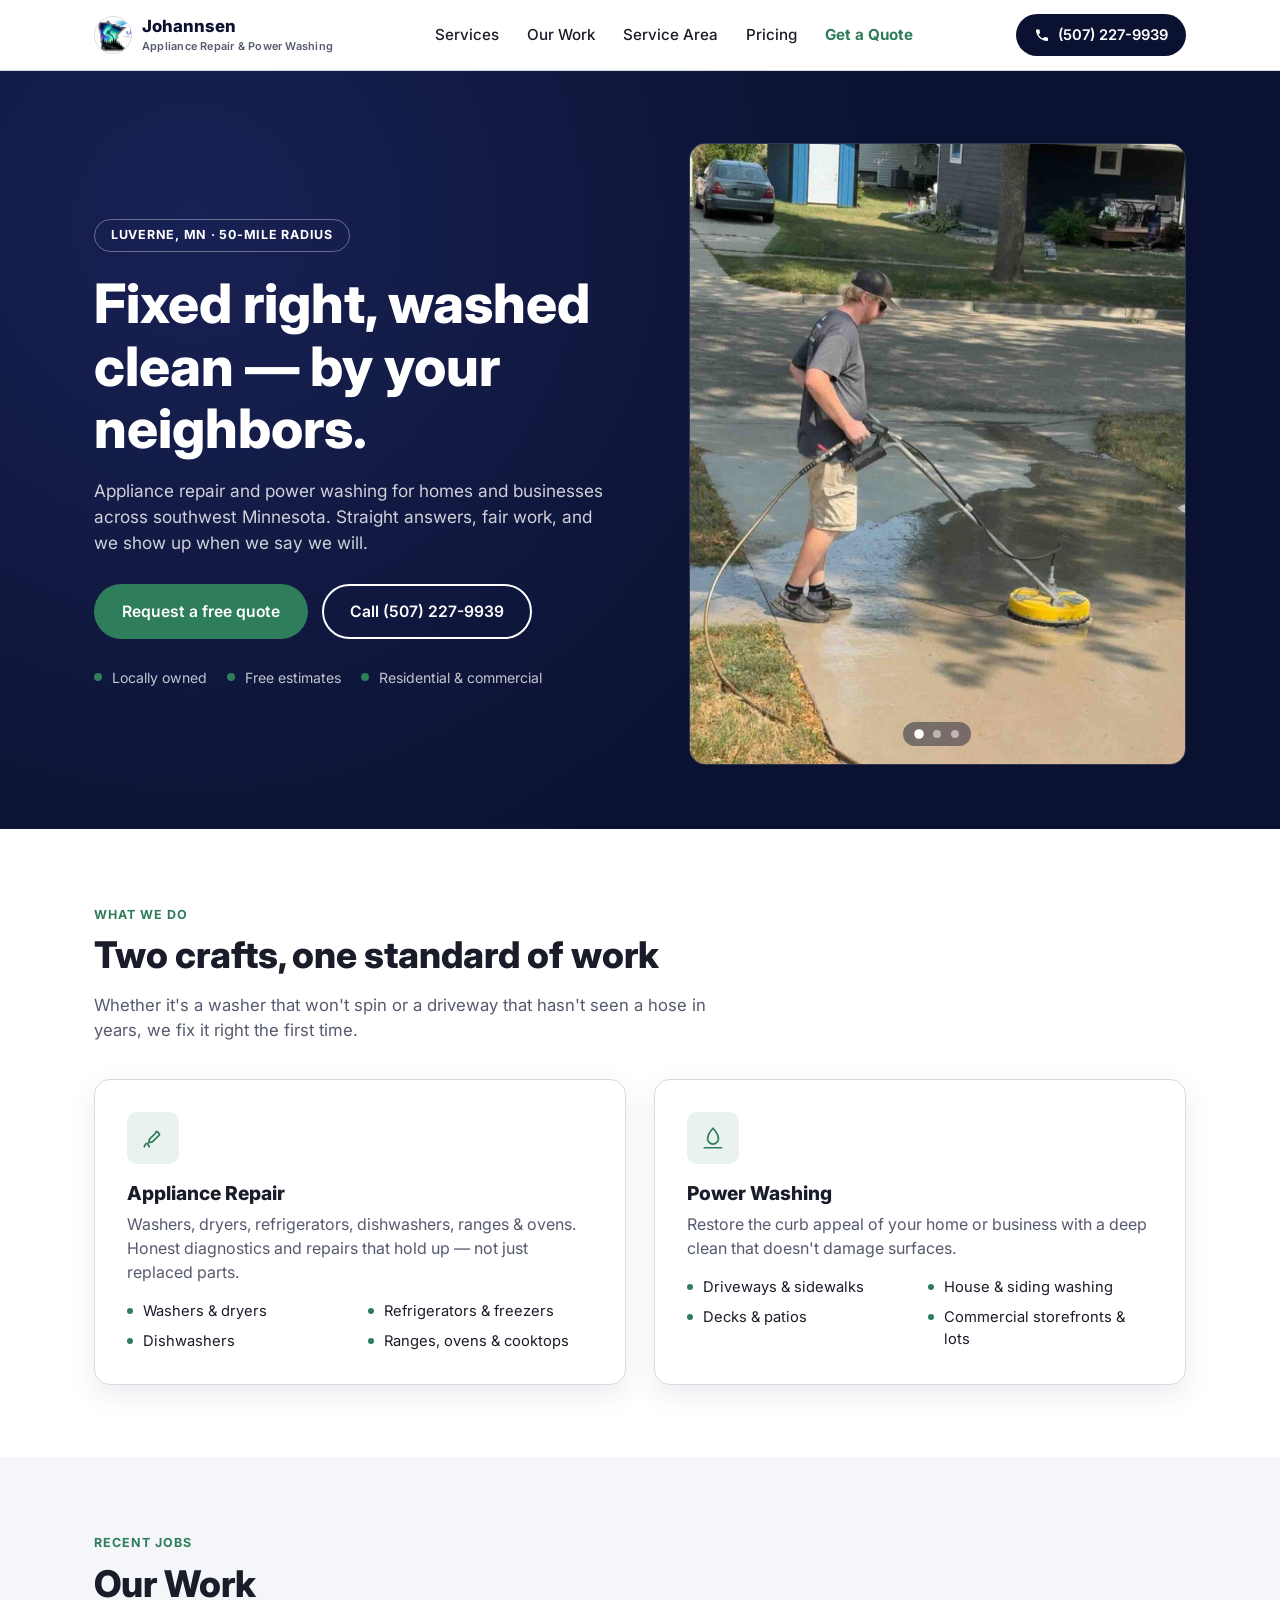
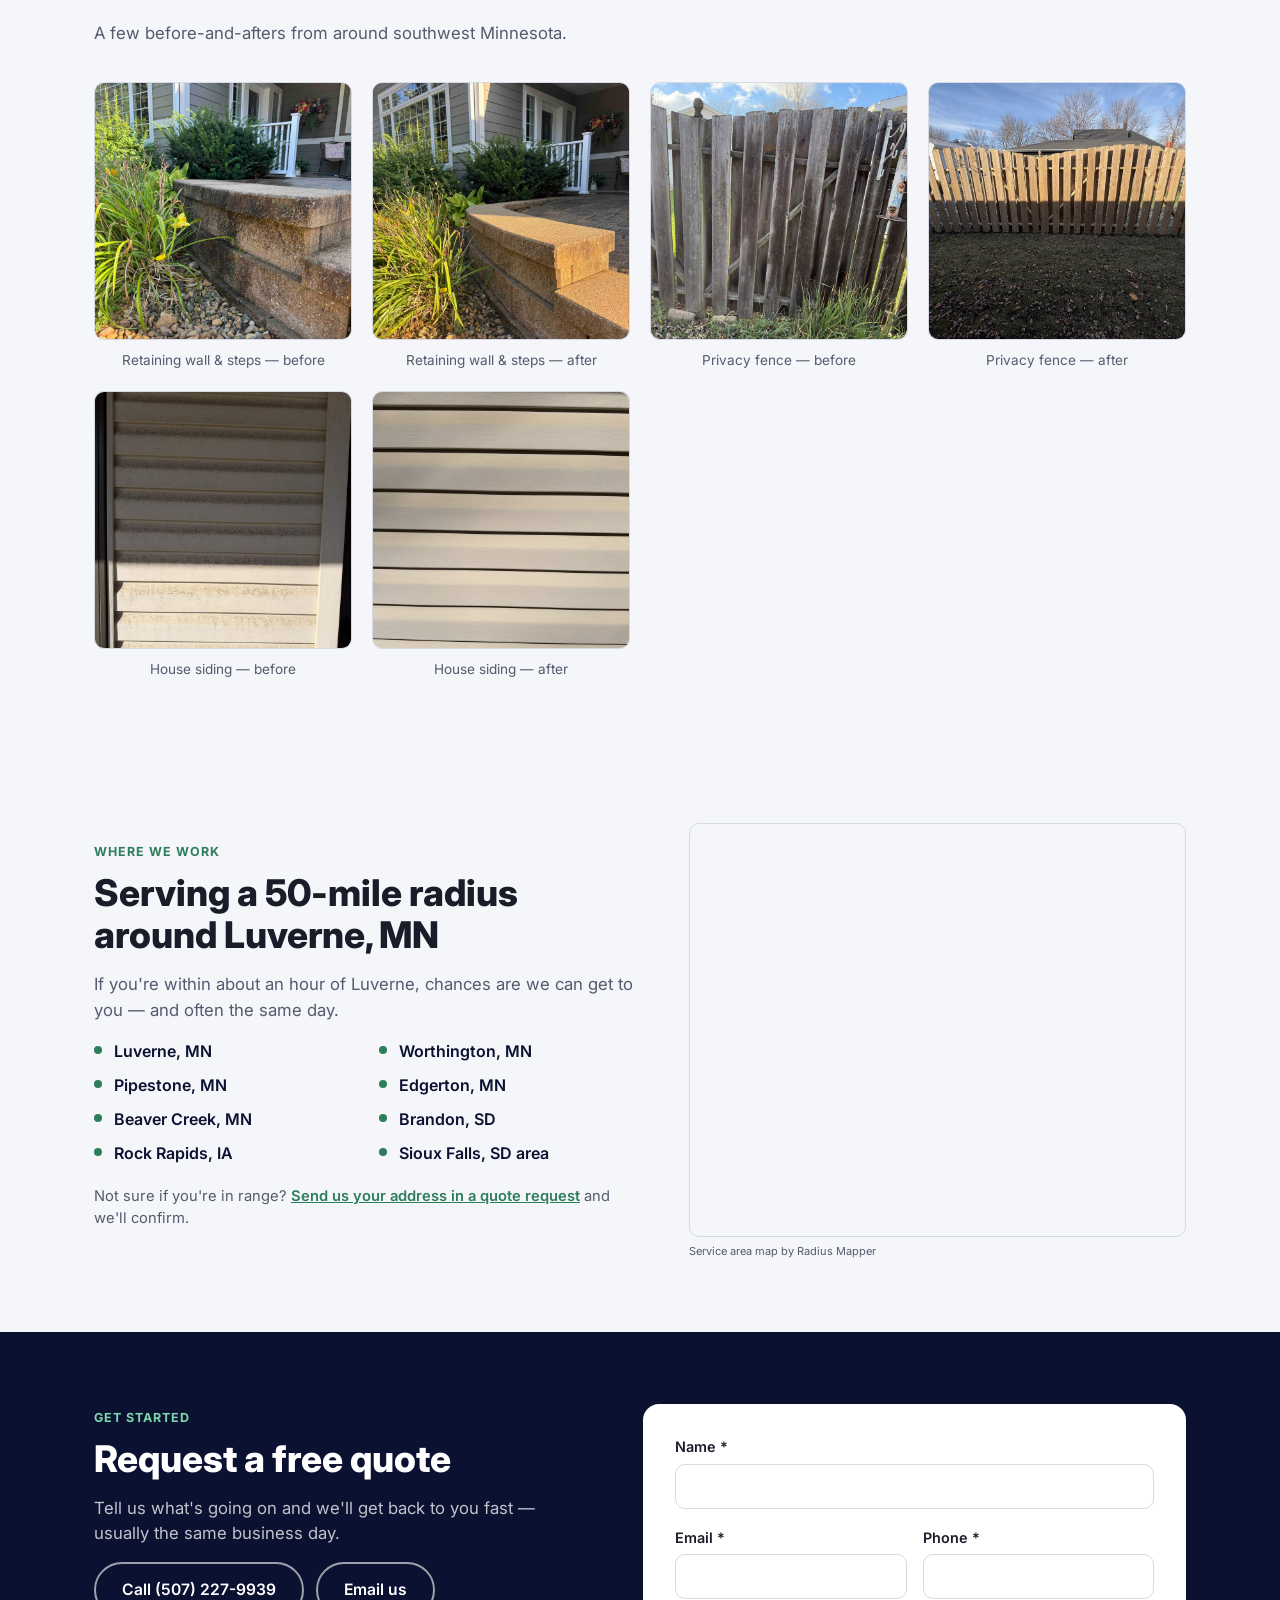
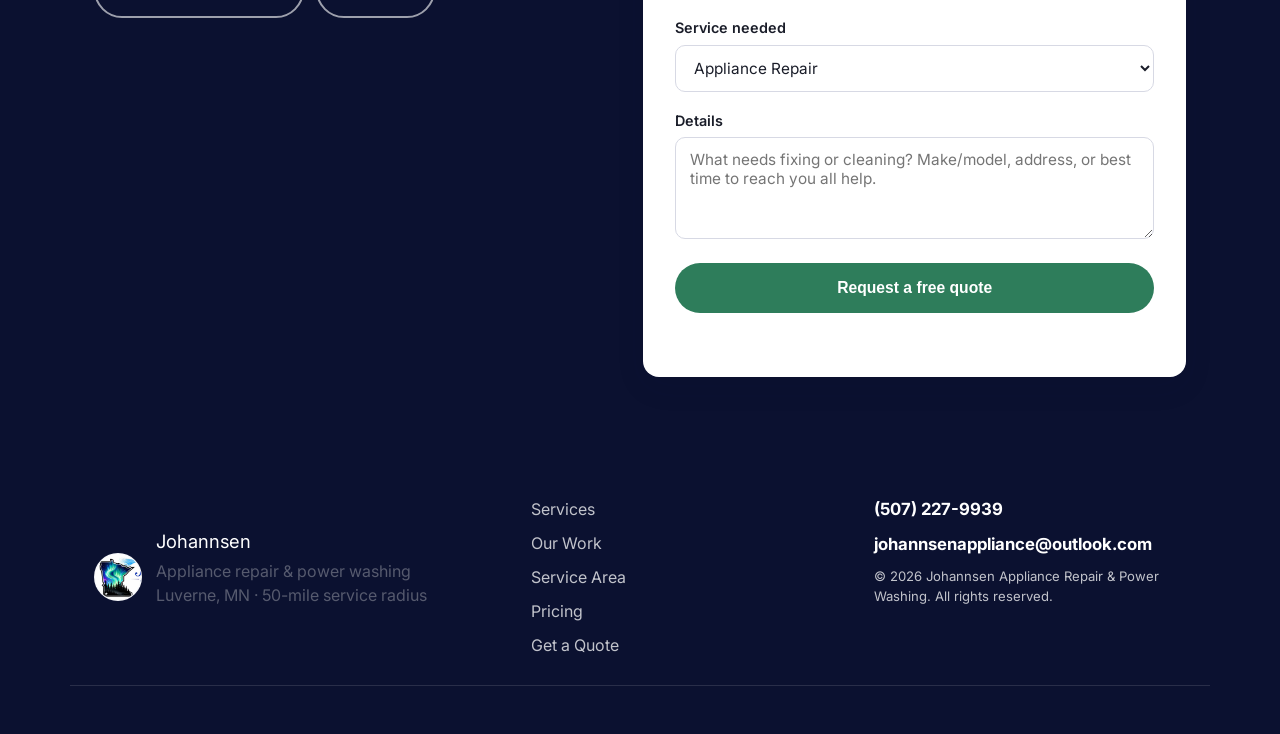
<file: index.html>
<!DOCTYPE html>
<html lang="en">
<head>
<meta charset="UTF-8">
<meta name="viewport" content="width=device-width, initial-scale=1.0">
<title>Johannsen Appliance Repair &amp; Power Washing | Luverne, MN</title>
<meta name="description" content="Appliance repair and power washing for homes and businesses across southwest Minnesota. Locally owned, free estimates, fast response. Call (507) 227-9939.">
<link rel="preconnect" href="https://fonts.googleapis.com">
<link rel="preconnect" href="https://fonts.gstatic.com" crossorigin>
<link href="https://fonts.googleapis.com/css2?family=Inter:wght@400;500;600;700;800&display=swap" rel="stylesheet">
<link rel="stylesheet" href="css/styles.css">
</head>
<body>

<header class="site-header">
  <div class="container header-inner">
    <a href="#top" class="logo">
      <span class="logo-mark">
        <img src="assets/web/logo-mark.jpg" alt="Johannsen logo">
      </span>
      <span class="logo-text">Johannsen<br><small>Appliance Repair &amp; Power Washing</small></span>
    </a>

    <nav class="main-nav" id="main-nav">
      <a href="#services">Services</a>
      <a href="#work">Our Work</a>
      <a href="#area">Service Area</a>
      <a href="pricing.html">Pricing</a>
      <a href="#quote" class="nav-cta-link">Get a Quote</a>
    </nav>

    <div class="header-actions">
      <a href="tel:5072279939" class="phone-pill">
        <svg viewBox="0 0 24 24" width="16" height="16" fill="none" xmlns="http://www.w3.org/2000/svg" aria-hidden="true">
          <path d="M6.6 10.8c1.4 2.8 3.8 5.2 6.6 6.6l2.2-2.2c.3-.3.7-.4 1-.2 1.1.4 2.3.6 3.6.6.6 0 1 .4 1 1V20c0 .6-.4 1-1 1C10.4 21 3 13.6 3 4.6c0-.6.4-1 1-1h3.4c.6 0 1 .4 1 1 0 1.3.2 2.5.6 3.6.1.3 0 .7-.2 1l-2.2 2.2z" fill="currentColor"/>
        </svg>
        (507) 227-9939
      </a>
      <button class="nav-toggle" id="nav-toggle" aria-label="Toggle navigation" aria-expanded="false" aria-controls="main-nav">
        <span></span><span></span><span></span>
      </button>
    </div>
  </div>
</header>

<main id="top">

  <!-- HERO -->
  <section class="hero">
    <div class="container hero-grid">
      <div class="hero-copy">
        <span class="badge">Luverne, MN &middot; 50-mile radius</span>
        <h1>Fixed right, washed clean &mdash; by your neighbors.</h1>
        <p class="hero-sub">Appliance repair and power washing for homes and businesses across southwest Minnesota. Straight answers, fair work, and we show up when we say we will.</p>
        <div class="hero-ctas">
          <a href="#quote" class="btn btn-primary">Request a free quote</a>
          <a href="tel:5072279939" class="btn btn-outline">Call (507) 227-9939</a>
        </div>
        <ul class="trust-bullets">
          <li>Locally owned</li>
          <li>Free estimates</li>
          <li>Residential &amp; commercial</li>
        </ul>
      </div>
      <div class="hero-media">
        <img src="assets/web/hero-driveway.jpg" alt="Johannsen technician power washing a residential driveway" width="800" height="1422" loading="eager" class="is-active">
        <img src="assets/web/hero-truck.jpg" alt="Johannsen service truck and trailer parked on a residential street" width="800" height="1067" loading="lazy">
        <img src="assets/web/hero-logo.jpg" alt="Johannsen Appliance Repair and Power Washing logo" width="900" height="1125" loading="lazy" class="hero-logo-slide">
        <div class="hero-dots" role="tablist" aria-label="Hero image selector">
          <button type="button" class="hero-dot is-active" aria-label="Show photo 1" aria-selected="true"></button>
          <button type="button" class="hero-dot" aria-label="Show photo 2" aria-selected="false"></button>
          <button type="button" class="hero-dot" aria-label="Show photo 3" aria-selected="false"></button>
        </div>
      </div>
    </div>
  </section>

  <!-- SERVICES -->
  <section id="services" class="section">
    <div class="container">
      <span class="eyebrow">What we do</span>
      <h2>Two crafts, one standard of work</h2>
      <p class="section-sub">Whether it's a washer that won't spin or a driveway that hasn't seen a hose in years, we fix it right the first time.</p>

      <div class="service-grid">
        <div class="service-card">
          <span class="service-icon" aria-hidden="true">
            <svg viewBox="0 0 24 24" width="26" height="26" fill="none" xmlns="http://www.w3.org/2000/svg">
              <path d="M14.7 6.3a1 1 0 0 1 1.4 0l1.6 1.6a1 1 0 0 1 0 1.4l-6.3 6.3-3.4.8.8-3.4 6.3-6.3z" stroke="currentColor" stroke-width="1.6" stroke-linejoin="round"/>
              <path d="M4 20c1.5-4 3-4 4.5 0" stroke="currentColor" stroke-width="1.6" stroke-linecap="round"/>
            </svg>
          </span>
          <h3>Appliance Repair</h3>
          <p>Washers, dryers, refrigerators, dishwashers, ranges &amp; ovens. Honest diagnostics and repairs that hold up &mdash; not just replaced parts.</p>
          <ul class="service-list">
            <li>Washers &amp; dryers</li>
            <li>Refrigerators &amp; freezers</li>
            <li>Dishwashers</li>
            <li>Ranges, ovens &amp; cooktops</li>
          </ul>
        </div>

        <div class="service-card">
          <span class="service-icon" aria-hidden="true">
            <svg viewBox="0 0 24 24" width="26" height="26" fill="none" xmlns="http://www.w3.org/2000/svg">
              <path d="M12 3s5 5.6 5 9.6a5 5 0 0 1-10 0C7 8.6 12 3 12 3z" stroke="currentColor" stroke-width="1.6" stroke-linejoin="round"/>
              <path d="M4 21h16" stroke="currentColor" stroke-width="1.6" stroke-linecap="round"/>
            </svg>
          </span>
          <h3>Power Washing</h3>
          <p>Restore the curb appeal of your home or business with a deep clean that doesn't damage surfaces.</p>
          <ul class="service-list">
            <li>Driveways &amp; sidewalks</li>
            <li>House &amp; siding washing</li>
            <li>Decks &amp; patios</li>
            <li>Commercial storefronts &amp; lots</li>
          </ul>
        </div>
      </div>
    </div>
  </section>

  <!-- OUR WORK -->
  <section id="work" class="section section-alt">
    <div class="container">
      <span class="eyebrow">Recent jobs</span>
      <h2>Our Work</h2>
      <p class="section-sub">A few before-and-afters from around southwest Minnesota.</p>

      <div class="gallery-grid">
        <figure class="gallery-item">
          <div class="gallery-media"><img src="assets/web/gallery-wall-before.jpg" alt="Retaining wall and steps before power washing, covered in grime" loading="lazy"></div>
          <figcaption>Retaining wall &amp; steps &mdash; before</figcaption>
        </figure>
        <figure class="gallery-item">
          <div class="gallery-media"><img src="assets/web/gallery-wall-after.jpg" alt="Retaining wall and steps after power washing, clean and bright" loading="lazy"></div>
          <figcaption>Retaining wall &amp; steps &mdash; after</figcaption>
        </figure>
        <figure class="gallery-item">
          <div class="gallery-media"><img src="assets/web/gallery-fence-before.jpg" alt="Wood privacy fence before power washing, covered in grime and lichen" loading="lazy"></div>
          <figcaption>Privacy fence &mdash; before</figcaption>
        </figure>
        <figure class="gallery-item">
          <div class="gallery-media"><img src="assets/web/gallery-fence-after.jpg" alt="Wood privacy fence after power washing, restored to natural wood tone" loading="lazy"></div>
          <figcaption>Privacy fence &mdash; after</figcaption>
        </figure>
        <figure class="gallery-item">
          <div class="gallery-media"><img src="assets/web/gallery-siding-before.jpg" alt="House siding before soft washing, streaked with dirt and algae" loading="lazy"></div>
          <figcaption>House siding &mdash; before</figcaption>
        </figure>
        <figure class="gallery-item">
          <div class="gallery-media"><img src="assets/web/gallery-siding-after.jpg" alt="House siding after soft washing, clean and bright" loading="lazy"></div>
          <figcaption>House siding &mdash; after</figcaption>
        </figure>
      </div>
    </div>
  </section>

  <!-- SERVICE AREA -->
  <section id="area" class="section section-alt">
    <div class="container area-grid">
      <div>
        <span class="eyebrow">Where we work</span>
        <h2>Serving a 50-mile radius around Luverne, MN</h2>
        <p class="section-sub">If you're within about an hour of Luverne, chances are we can get to you &mdash; and often the same day.</p>
        <ul class="area-list">
          <li>Luverne, MN</li>
          <li>Worthington, MN</li>
          <li>Pipestone, MN</li>
          <li>Edgerton, MN</li>
          <li>Beaver Creek, MN</li>
          <li>Brandon, SD</li>
          <li>Rock Rapids, IA</li>
          <li>Sioux Falls, SD area</li>
        </ul>
        <p class="area-note">Not sure if you're in range? <a href="#quote">Send us your address in a quote request</a> and we'll confirm.</p>
      </div>
      <div class="area-map">
        <iframe src="https://radiusmapper.com/embed/5yTgJISCMh?c=8X78f1HHLve" width="600" height="500" frameborder="0" title="Service area map by Radius Mapper" loading="lazy"></iframe>
        <p class="area-map-credit"><a href="https://radiusmapper.com" rel="noopener" target="_blank">Service area map by Radius Mapper</a></p>
        <script>(function(o,s,d){try{(new Image).src=o+'/api/map/p/'+btoa(s+'|'+d.URL)}catch(e){}})('https://radiusmapper.com','5yTgJISCMh',document);</script>
      </div>
    </div>
  </section>

  <!-- QUOTE / CONTACT FORM -->
  <section id="quote" class="section quote-section">
    <div class="container quote-grid">
      <div class="quote-intro">
        <span class="eyebrow">Get started</span>
        <h2>Request a free quote</h2>
        <p class="section-sub">Tell us what's going on and we'll get back to you fast &mdash; usually the same business day.</p>
        <div class="quote-alt-contact">
          <a href="tel:5072279939" class="btn btn-outline">Call (507) 227-9939</a>
          <a href="mailto:johannsenappliance@outlook.com" class="btn btn-outline">Email us</a>
        </div>
      </div>

      <form id="quote-form" class="quote-form" action="https://api.web3forms.com/submit" method="POST" novalidate>
        <input type="hidden" name="access_key" value="41c20ad6-06a3-4cab-ad3b-473f79161f89">
        <input type="hidden" name="subject" value="New Quote Request — Johannsen website">
        <input type="hidden" name="from_name" value="Johannsen Website">
        <input type="checkbox" name="botcheck" class="hp-field" tabindex="-1" autocomplete="off">

        <div class="form-row">
          <label for="name">Name <span aria-hidden="true">*</span></label>
          <input type="text" id="name" name="name" required autocomplete="name">
        </div>

        <div class="form-row form-row-split">
          <div>
            <label for="email">Email <span aria-hidden="true">*</span></label>
            <input type="email" id="email" name="email" required autocomplete="email">
          </div>
          <div>
            <label for="phone">Phone <span aria-hidden="true">*</span></label>
            <input type="tel" id="phone" name="phone" required autocomplete="tel">
          </div>
        </div>

        <div class="form-row">
          <label for="service">Service needed</label>
          <select id="service" name="service">
            <option value="Appliance Repair">Appliance Repair</option>
            <option value="Power Washing">Power Washing</option>
            <option value="Both">Both</option>
            <option value="Other">Other</option>
          </select>
        </div>

        <div class="form-row">
          <label for="message">Details</label>
          <textarea id="message" name="message" rows="4" placeholder="What needs fixing or cleaning? Make/model, address, or best time to reach you all help."></textarea>
        </div>

        <button type="submit" class="btn btn-primary btn-block" id="quote-submit">Request a free quote</button>

        <p id="form-status" class="form-status" role="status" aria-live="polite"></p>
      </form>
    </div>
  </section>

</main>

<footer class="site-footer">
  <div class="container footer-inner">
    <div class="footer-brand">
      <span class="logo-mark footer-logo-mark"><img src="assets/web/logo-mark.jpg" alt="Johannsen logo"></span>
      <div>
        <span class="logo-text footer-logo">Johannsen</span>
        <p>Appliance repair &amp; power washing<br>Luverne, MN &middot; 50-mile service radius</p>
      </div>
    </div>
    <div class="footer-links">
      <a href="#services">Services</a>
      <a href="#work">Our Work</a>
      <a href="#area">Service Area</a>
      <a href="pricing.html">Pricing</a>
      <a href="#quote">Get a Quote</a>
    </div>
    <div class="footer-contact">
      <a href="tel:5072279939">(507) 227-9939</a>
      <a href="mailto:johannsenappliance@outlook.com">johannsenappliance@outlook.com</a>
      <span>&copy; <span id="year"></span> Johannsen Appliance Repair &amp; Power Washing. All rights reserved.</span>
    </div>
  </div>
</footer>

<script src="js/main.js"></script>
</body>
</html>
</file>
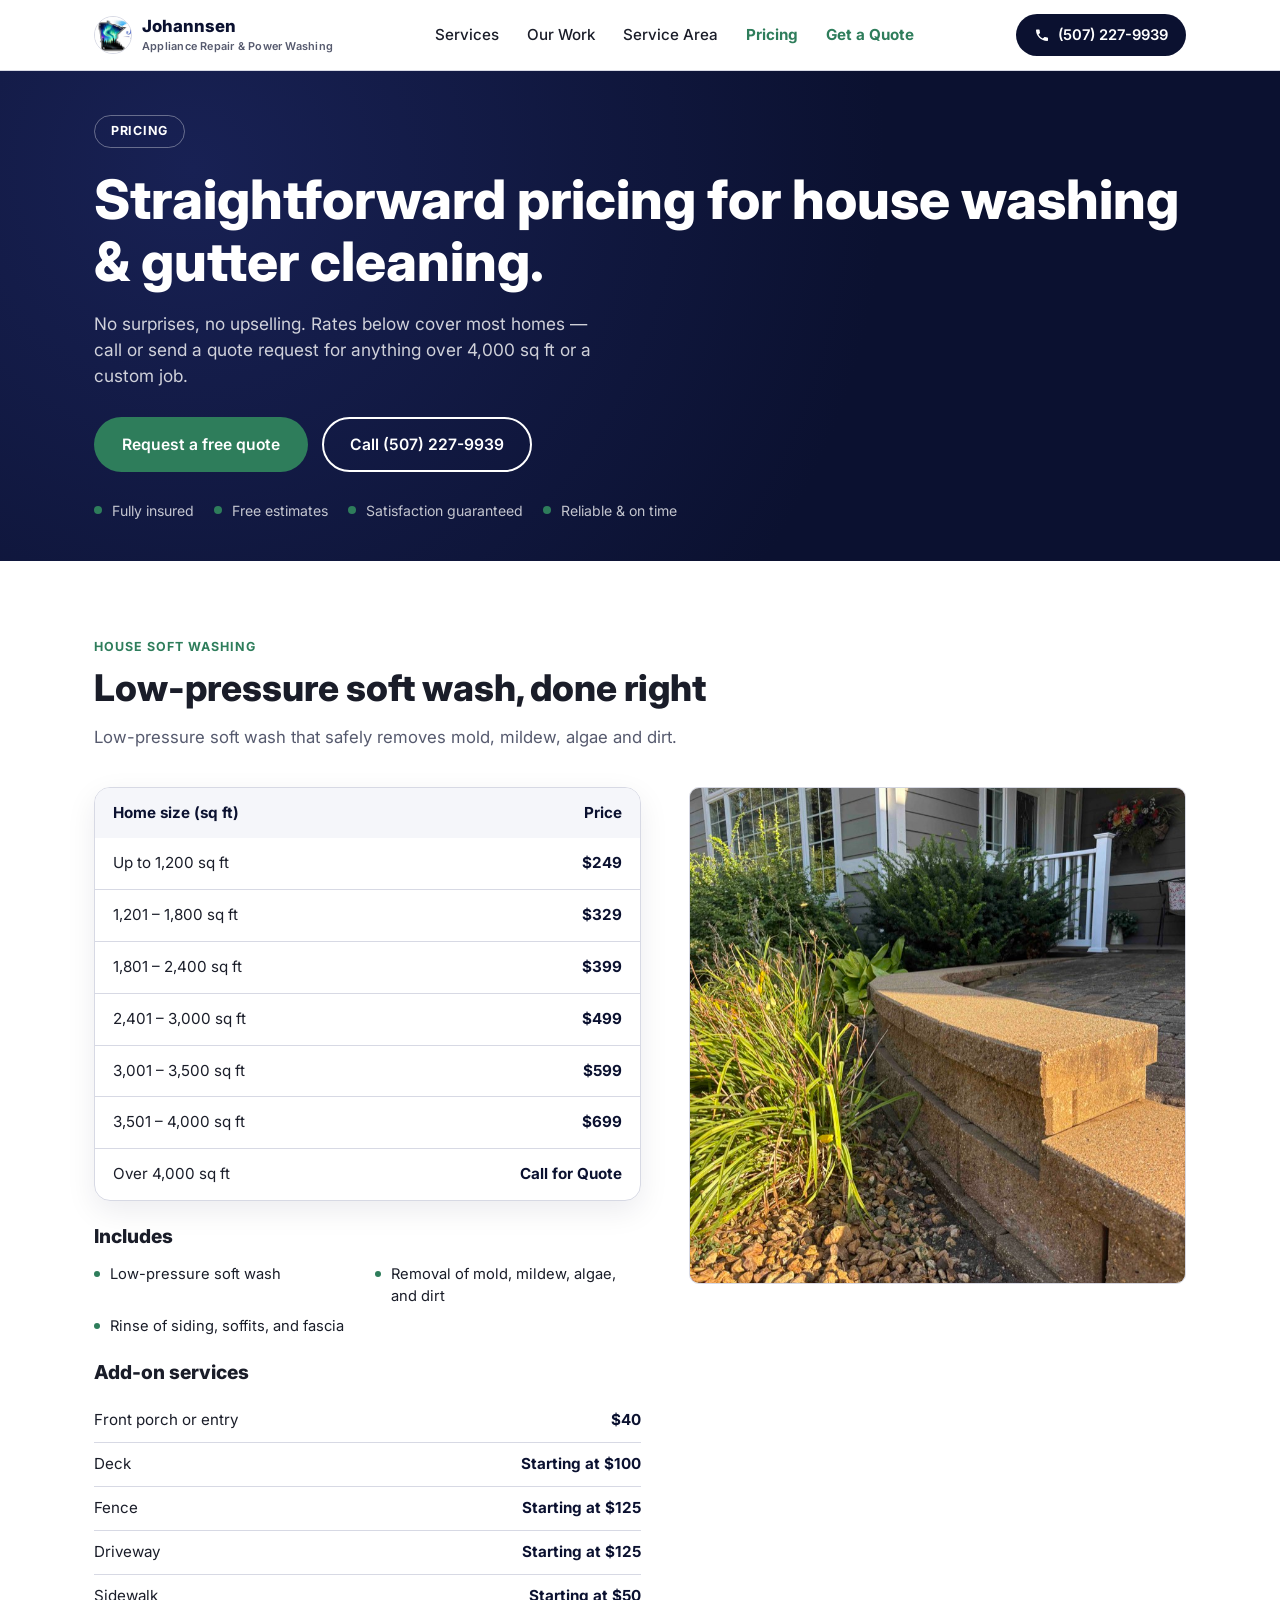
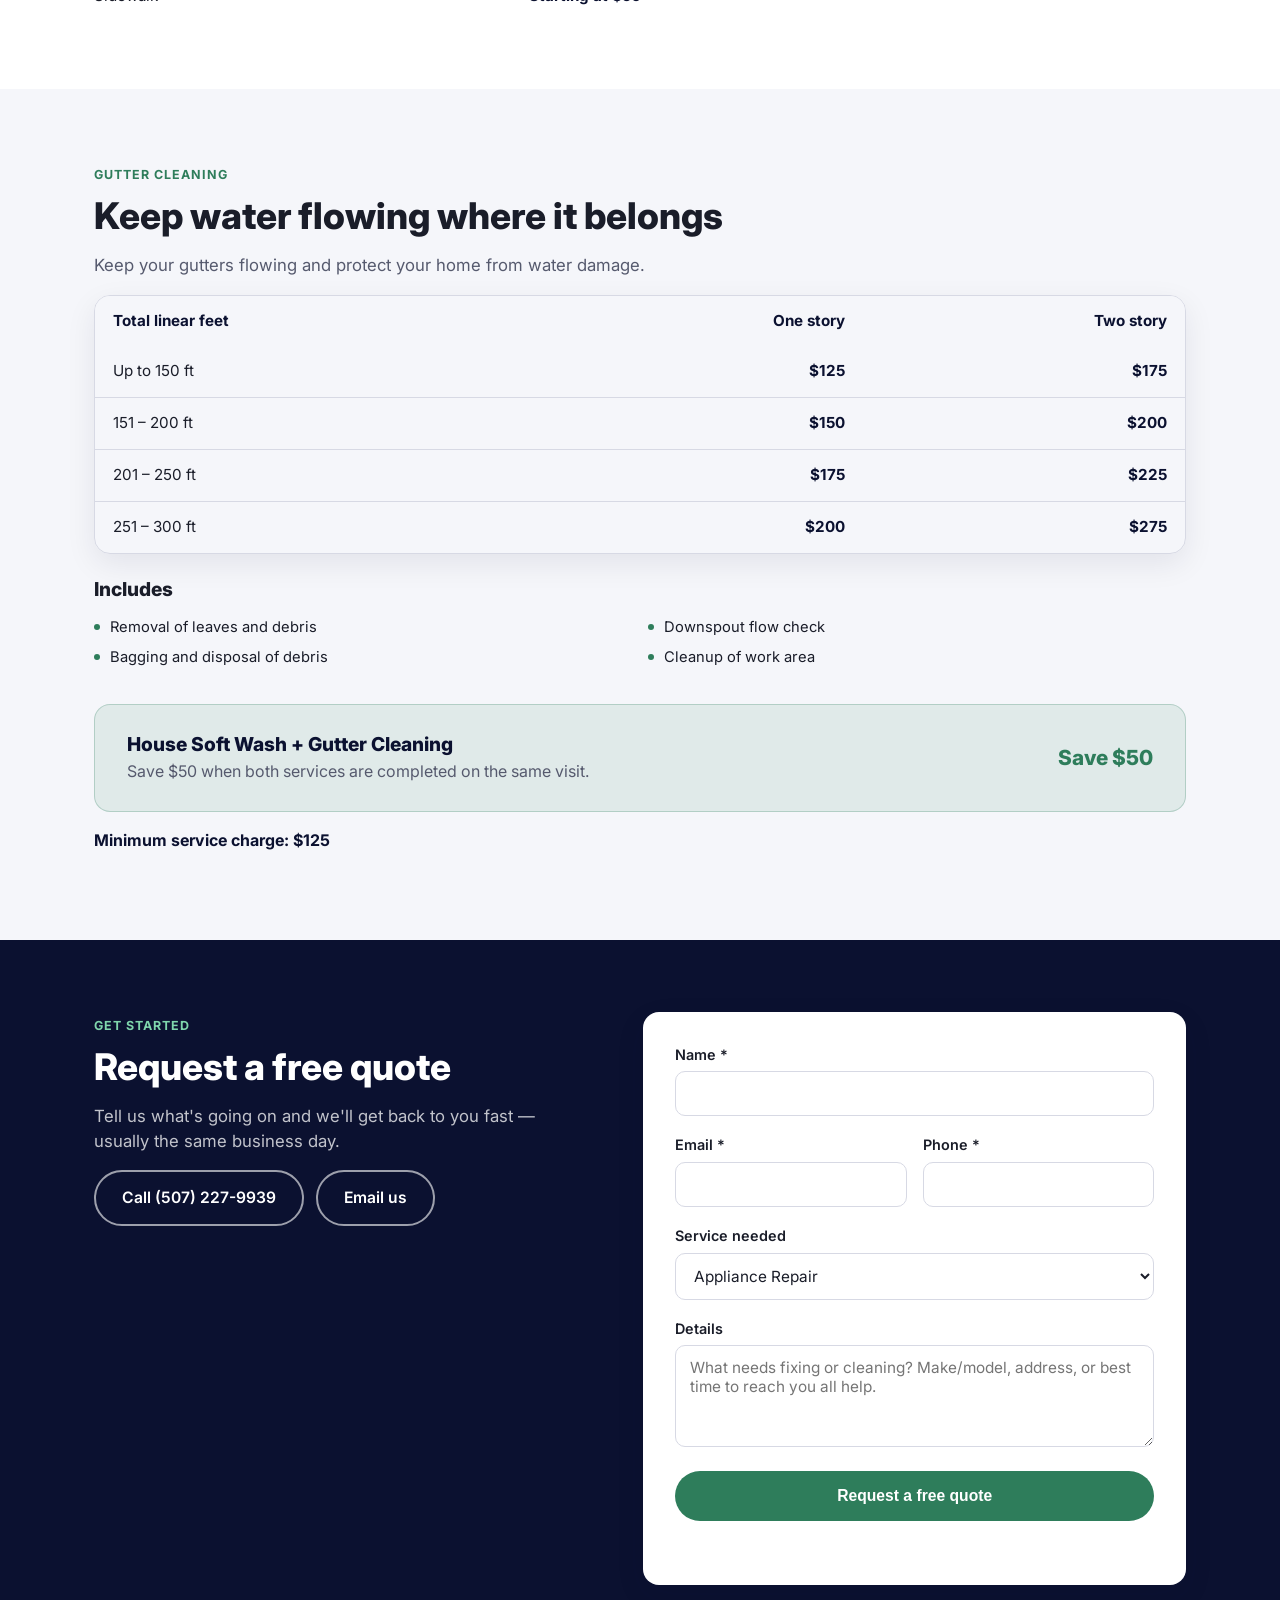
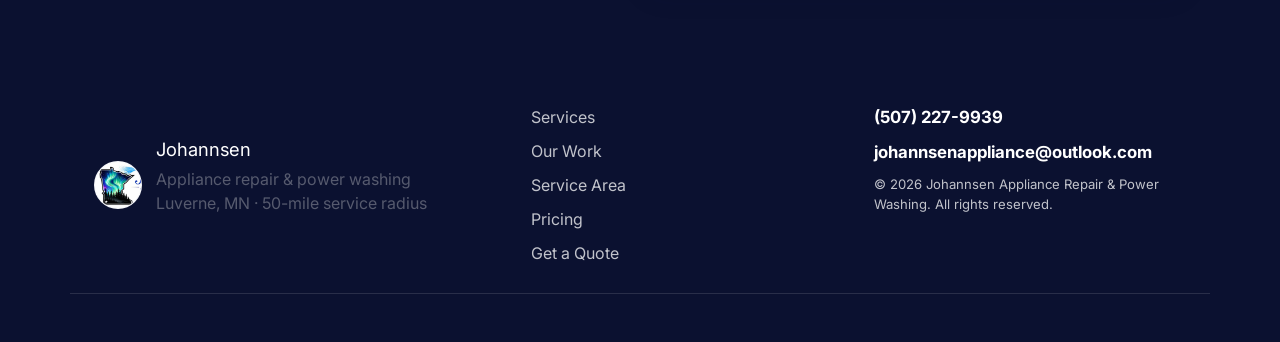
<file: pricing.html>
<!DOCTYPE html>
<html lang="en">
<head>
<meta charset="UTF-8">
<meta name="viewport" content="width=device-width, initial-scale=1.0">
<title>Pricing | Johannsen Appliance Repair &amp; Power Washing</title>
<meta name="description" content="House soft washing and gutter cleaning pricing for Johannsen Appliance Repair &amp; Power Washing. Free estimates, transparent rates, serving southwest Minnesota.">
<link rel="preconnect" href="https://fonts.googleapis.com">
<link rel="preconnect" href="https://fonts.gstatic.com" crossorigin>
<link href="https://fonts.googleapis.com/css2?family=Inter:wght@400;500;600;700;800&display=swap" rel="stylesheet">
<link rel="stylesheet" href="css/styles.css">
</head>
<body>

<header class="site-header">
  <div class="container header-inner">
    <a href="index.html" class="logo">
      <span class="logo-mark">
        <img src="assets/web/logo-mark.jpg" alt="Johannsen logo">
      </span>
      <span class="logo-text">Johannsen<br><small>Appliance Repair &amp; Power Washing</small></span>
    </a>

    <nav class="main-nav" id="main-nav">
      <a href="index.html#services">Services</a>
      <a href="index.html#work">Our Work</a>
      <a href="index.html#area">Service Area</a>
      <a href="pricing.html" aria-current="page">Pricing</a>
      <a href="#quote" class="nav-cta-link">Get a Quote</a>
    </nav>

    <div class="header-actions">
      <a href="tel:5072279939" class="phone-pill">
        <svg viewBox="0 0 24 24" width="16" height="16" fill="none" xmlns="http://www.w3.org/2000/svg" aria-hidden="true">
          <path d="M6.6 10.8c1.4 2.8 3.8 5.2 6.6 6.6l2.2-2.2c.3-.3.7-.4 1-.2 1.1.4 2.3.6 3.6.6.6 0 1 .4 1 1V20c0 .6-.4 1-1 1C10.4 21 3 13.6 3 4.6c0-.6.4-1 1-1h3.4c.6 0 1 .4 1 1 0 1.3.2 2.5.6 3.6.1.3 0 .7-.2 1l-2.2 2.2z" fill="currentColor"/>
        </svg>
        (507) 227-9939
      </a>
      <button class="nav-toggle" id="nav-toggle" aria-label="Toggle navigation" aria-expanded="false" aria-controls="main-nav">
        <span></span><span></span><span></span>
      </button>
    </div>
  </div>
</header>

<main>

  <!-- HERO -->
  <section class="hero hero-compact">
    <div class="container hero-grid">
      <div class="hero-copy">
        <span class="badge">Pricing</span>
        <h1>Straightforward pricing for house washing &amp; gutter cleaning.</h1>
        <p class="hero-sub">No surprises, no upselling. Rates below cover most homes &mdash; call or send a quote request for anything over 4,000 sq ft or a custom job.</p>
        <div class="hero-ctas">
          <a href="#quote" class="btn btn-primary">Request a free quote</a>
          <a href="tel:5072279939" class="btn btn-outline">Call (507) 227-9939</a>
        </div>
        <ul class="trust-bullets">
          <li>Fully insured</li>
          <li>Free estimates</li>
          <li>Satisfaction guaranteed</li>
          <li>Reliable &amp; on time</li>
        </ul>
      </div>
    </div>
  </section>

  <!-- HOUSE SOFT WASHING -->
  <section id="house-washing" class="section">
    <div class="container">
      <span class="eyebrow">House Soft Washing</span>
      <h2>Low-pressure soft wash, done right</h2>
      <p class="section-sub">Low-pressure soft wash that safely removes mold, mildew, algae and dirt.</p>

      <div class="pricing-grid">
        <div>
          <div class="pricing-table-wrap">
            <table class="pricing-table">
              <thead>
                <tr><th>Home size (sq ft)</th><th>Price</th></tr>
              </thead>
              <tbody>
                <tr><td>Up to 1,200 sq ft</td><td>$249</td></tr>
                <tr><td>1,201 &ndash; 1,800 sq ft</td><td>$329</td></tr>
                <tr><td>1,801 &ndash; 2,400 sq ft</td><td>$399</td></tr>
                <tr><td>2,401 &ndash; 3,000 sq ft</td><td>$499</td></tr>
                <tr><td>3,001 &ndash; 3,500 sq ft</td><td>$599</td></tr>
                <tr><td>3,501 &ndash; 4,000 sq ft</td><td>$699</td></tr>
                <tr><td>Over 4,000 sq ft</td><td>Call for Quote</td></tr>
              </tbody>
            </table>
          </div>

          <h3>Includes</h3>
          <ul class="service-list">
            <li>Low-pressure soft wash</li>
            <li>Removal of mold, mildew, algae, and dirt</li>
            <li>Rinse of siding, soffits, and fascia</li>
          </ul>

          <h3 style="margin-top: 24px;">Add-on services</h3>
          <ul class="addon-list">
            <li><span>Front porch or entry</span><span class="addon-price">$40</span></li>
            <li><span>Deck</span><span class="addon-price">Starting at $100</span></li>
            <li><span>Fence</span><span class="addon-price">Starting at $125</span></li>
            <li><span>Driveway</span><span class="addon-price">Starting at $125</span></li>
            <li><span>Sidewalk</span><span class="addon-price">Starting at $50</span></li>
          </ul>
        </div>

        <div class="pricing-photo">
          <img src="assets/web/gallery-wall-after.jpg" alt="Retaining wall and steps clean and bright after soft washing" loading="lazy">
        </div>
      </div>
    </div>
  </section>

  <!-- GUTTER CLEANING -->
  <section id="gutter-cleaning" class="section section-alt">
    <div class="container">
      <span class="eyebrow">Gutter Cleaning</span>
      <h2>Keep water flowing where it belongs</h2>
      <p class="section-sub">Keep your gutters flowing and protect your home from water damage.</p>

      <div class="pricing-table-wrap">
        <table class="pricing-table">
          <thead>
            <tr><th>Total linear feet</th><th>One story</th><th>Two story</th></tr>
          </thead>
          <tbody>
            <tr><td>Up to 150 ft</td><td>$125</td><td>$175</td></tr>
            <tr><td>151 &ndash; 200 ft</td><td>$150</td><td>$200</td></tr>
            <tr><td>201 &ndash; 250 ft</td><td>$175</td><td>$225</td></tr>
            <tr><td>251 &ndash; 300 ft</td><td>$200</td><td>$275</td></tr>
          </tbody>
        </table>
      </div>

      <h3>Includes</h3>
      <ul class="service-list">
        <li>Removal of leaves and debris</li>
        <li>Downspout flow check</li>
        <li>Bagging and disposal of debris</li>
        <li>Cleanup of work area</li>
      </ul>

      <div class="bundle-callout">
        <div>
          <h3>House Soft Wash + Gutter Cleaning</h3>
          <p>Save $50 when both services are completed on the same visit.</p>
        </div>
        <span class="bundle-save">Save $50</span>
      </div>

      <p class="pricing-note">Minimum service charge: $125</p>
    </div>
  </section>

  <!-- QUOTE / CONTACT FORM -->
  <section id="quote" class="section quote-section">
    <div class="container quote-grid">
      <div class="quote-intro">
        <span class="eyebrow">Get started</span>
        <h2>Request a free quote</h2>
        <p class="section-sub">Tell us what's going on and we'll get back to you fast &mdash; usually the same business day.</p>
        <div class="quote-alt-contact">
          <a href="tel:5072279939" class="btn btn-outline">Call (507) 227-9939</a>
          <a href="mailto:johannsenappliance@outlook.com" class="btn btn-outline">Email us</a>
        </div>
      </div>

      <form id="quote-form" class="quote-form" action="https://api.web3forms.com/submit" method="POST" novalidate>
        <input type="hidden" name="access_key" value="41c20ad6-06a3-4cab-ad3b-473f79161f89">
        <input type="hidden" name="subject" value="New Quote Request — Johannsen website">
        <input type="hidden" name="from_name" value="Johannsen Website">
        <input type="checkbox" name="botcheck" class="hp-field" tabindex="-1" autocomplete="off">

        <div class="form-row">
          <label for="name">Name <span aria-hidden="true">*</span></label>
          <input type="text" id="name" name="name" required autocomplete="name">
        </div>

        <div class="form-row form-row-split">
          <div>
            <label for="email">Email <span aria-hidden="true">*</span></label>
            <input type="email" id="email" name="email" required autocomplete="email">
          </div>
          <div>
            <label for="phone">Phone <span aria-hidden="true">*</span></label>
            <input type="tel" id="phone" name="phone" required autocomplete="tel">
          </div>
        </div>

        <div class="form-row">
          <label for="service">Service needed</label>
          <select id="service" name="service">
            <option value="Appliance Repair">Appliance Repair</option>
            <option value="Power Washing">Power Washing</option>
            <option value="Both">Both</option>
            <option value="Other">Other</option>
          </select>
        </div>

        <div class="form-row">
          <label for="message">Details</label>
          <textarea id="message" name="message" rows="4" placeholder="What needs fixing or cleaning? Make/model, address, or best time to reach you all help."></textarea>
        </div>

        <button type="submit" class="btn btn-primary btn-block" id="quote-submit">Request a free quote</button>

        <p id="form-status" class="form-status" role="status" aria-live="polite"></p>
      </form>
    </div>
  </section>

</main>

<footer class="site-footer">
  <div class="container footer-inner">
    <div class="footer-brand">
      <span class="logo-mark footer-logo-mark"><img src="assets/web/logo-mark.jpg" alt="Johannsen logo"></span>
      <div>
        <span class="logo-text footer-logo">Johannsen</span>
        <p>Appliance repair &amp; power washing<br>Luverne, MN &middot; 50-mile service radius</p>
      </div>
    </div>
    <div class="footer-links">
      <a href="index.html#services">Services</a>
      <a href="index.html#work">Our Work</a>
      <a href="index.html#area">Service Area</a>
      <a href="pricing.html">Pricing</a>
      <a href="#quote">Get a Quote</a>
    </div>
    <div class="footer-contact">
      <a href="tel:5072279939">(507) 227-9939</a>
      <a href="mailto:johannsenappliance@outlook.com">johannsenappliance@outlook.com</a>
      <span>&copy; <span id="year"></span> Johannsen Appliance Repair &amp; Power Washing. All rights reserved.</span>
    </div>
  </div>
</footer>

<script src="js/main.js"></script>
</body>
</html>
</file>
<file: css/styles.css>
:root {
  --navy-900: #0b1130;
  --navy-800: #10173d;
  --navy-700: #182154;
  --navy-100: #e7e9f5;
  --green-600: #2e7d5b;
  --green-700: #256448;
  --ink: #1a1d29;
  --gray-600: #565a6e;
  --gray-300: #d7d9e4;
  --gray-100: #f5f6fa;
  --white: #ffffff;
  --radius-pill: 999px;
  --radius-lg: 16px;
  --radius-md: 10px;
  --shadow-md: 0 10px 30px rgba(11, 17, 48, 0.08);
  --max-width: 1140px;
  --font: "Inter", -apple-system, BlinkMacSystemFont, "Segoe UI", Roboto, Helvetica, Arial, sans-serif;
}

* { box-sizing: border-box; }

html { scroll-behavior: smooth; }

body {
  margin: 0;
  font-family: var(--font);
  color: var(--ink);
  background: var(--white);
  line-height: 1.5;
  -webkit-font-smoothing: antialiased;
}

img { max-width: 100%; display: block; }

a { color: inherit; text-decoration: none; }

.container {
  max-width: var(--max-width);
  margin: 0 auto;
  padding: 0 24px;
}

h1, h2, h3 { font-weight: 800; line-height: 1.15; margin: 0 0 16px; }
h1 { font-size: clamp(2.1rem, 4.5vw, 3.4rem); }
h2 { font-size: clamp(1.6rem, 3vw, 2.3rem); }
h3 { font-size: 1.2rem; margin-bottom: 8px; }
p { margin: 0 0 16px; color: var(--gray-600); }

.eyebrow {
  display: inline-block;
  font-size: 0.78rem;
  font-weight: 700;
  letter-spacing: 0.08em;
  text-transform: uppercase;
  color: var(--green-600);
  margin-bottom: 10px;
}

.section-sub {
  max-width: 640px;
  font-size: 1.05rem;
}

/* Buttons */
.btn {
  display: inline-flex;
  align-items: center;
  justify-content: center;
  gap: 8px;
  padding: 14px 26px;
  border-radius: var(--radius-pill);
  font-weight: 600;
  font-size: 0.98rem;
  border: 2px solid transparent;
  cursor: pointer;
  transition: transform 0.15s ease, background 0.15s ease, border-color 0.15s ease, opacity 0.15s ease;
  white-space: nowrap;
}
.btn:hover { transform: translateY(-1px); }
.btn-primary {
  background: var(--green-600);
  color: var(--white);
}
.btn-primary:hover { background: var(--green-700); }
.btn-primary:disabled {
  opacity: 0.65;
  cursor: not-allowed;
  transform: none;
}
.btn-outline {
  background: transparent;
  border-color: currentColor;
  color: var(--white);
}
.hero-ctas .btn-outline { color: var(--white); }
.btn-outline:hover { background: rgba(255, 255, 255, 0.12); }
.btn-block { width: 100%; }

/* Header */
.site-header {
  position: sticky;
  top: 0;
  z-index: 50;
  background: var(--white);
  border-bottom: 1px solid var(--gray-300);
}
.header-inner {
  display: flex;
  align-items: center;
  justify-content: space-between;
  gap: 24px;
  padding-top: 14px;
  padding-bottom: 14px;
}
.logo {
  display: flex;
  align-items: center;
  gap: 10px;
  font-weight: 800;
}
.logo-mark {
  display: flex;
  align-items: center;
  justify-content: center;
  width: 38px;
  height: 38px;
  border-radius: 50%;
  background: var(--gray-100);
  border: 1px solid var(--gray-300);
  color: var(--white);
  flex-shrink: 0;
  overflow: hidden;
}
.logo-mark img {
  width: 100%;
  height: 100%;
  object-fit: cover;
}
.logo-text {
  font-size: 1.05rem;
  line-height: 1.1;
  color: var(--navy-900);
}
.logo-text small {
  display: inline-block;
  max-width: 200px;
  margin-top: 2px;
  font-size: 0.68rem;
  font-weight: 600;
  letter-spacing: 0.02em;
  line-height: 1.3;
  color: var(--gray-600);
}
.footer-brand { display: flex; align-items: center; gap: 14px; }
.footer-logo-mark { width: 48px; height: 48px; border-color: rgba(255, 255, 255, 0.25); }
.footer-logo { font-size: 1.15rem; color: var(--white); display: block; margin-bottom: 8px; }

.main-nav {
  display: flex;
  align-items: center;
  gap: 28px;
  font-weight: 500;
  font-size: 0.95rem;
  color: var(--ink);
}
.main-nav a:hover { color: var(--green-600); }
.nav-cta-link {
  color: var(--green-600) !important;
  font-weight: 700;
}
.main-nav a[aria-current="page"] {
  color: var(--green-600);
  font-weight: 700;
}

.header-actions { display: flex; align-items: center; gap: 14px; }

.phone-pill {
  display: inline-flex;
  align-items: center;
  gap: 8px;
  background: var(--navy-900);
  color: var(--white);
  padding: 10px 18px;
  border-radius: var(--radius-pill);
  font-weight: 600;
  font-size: 0.92rem;
  white-space: nowrap;
}
.phone-pill:hover { background: var(--navy-700); }

.nav-toggle {
  display: none;
  flex-direction: column;
  justify-content: center;
  gap: 5px;
  width: 34px;
  height: 34px;
  background: none;
  border: none;
  cursor: pointer;
  padding: 0;
}
.nav-toggle span {
  display: block;
  height: 2px;
  width: 100%;
  background: var(--navy-900);
  border-radius: 2px;
}

/* Hero */
.hero {
  background: radial-gradient(circle at 15% 20%, var(--navy-700), var(--navy-900) 60%);
  color: var(--white);
  padding: 72px 0 64px;
}
.hero-grid {
  display: grid;
  grid-template-columns: 1.1fr 1fr;
  gap: 48px;
  align-items: center;
}
.badge {
  display: inline-block;
  border: 1px solid rgba(255, 255, 255, 0.35);
  border-radius: var(--radius-pill);
  padding: 6px 16px;
  font-size: 0.78rem;
  font-weight: 700;
  letter-spacing: 0.06em;
  text-transform: uppercase;
  margin-bottom: 20px;
}
.hero h1 { color: var(--white); margin-bottom: 18px; }
.hero-sub {
  color: rgba(255, 255, 255, 0.8);
  font-size: 1.08rem;
  max-width: 520px;
}
.hero-ctas {
  display: flex;
  flex-wrap: wrap;
  gap: 14px;
  margin: 28px 0 28px;
}
.trust-bullets {
  list-style: none;
  display: flex;
  flex-wrap: wrap;
  gap: 20px;
  padding: 0;
  margin: 0;
  font-size: 0.88rem;
  color: rgba(255, 255, 255, 0.75);
}
.trust-bullets li { position: relative; padding-left: 18px; }
.trust-bullets li::before {
  content: "";
  position: absolute;
  left: 0;
  top: 6px;
  width: 8px;
  height: 8px;
  border-radius: 50%;
  background: var(--green-600);
}

.hero-media {
  position: relative;
  aspect-ratio: 4 / 5;
  border-radius: var(--radius-lg);
  border: 1px solid rgba(255, 255, 255, 0.15);
  overflow: hidden;
}
.hero-media img {
  position: absolute;
  inset: 0;
  width: 100%;
  height: 100%;
  object-fit: cover;
  object-position: 50% 20%;
  opacity: 0;
  transition: opacity 1.2s ease;
  display: block;
}
.hero-media img.is-active { opacity: 1; }
.hero-media img.hero-logo-slide {
  object-fit: contain;
  background: var(--white);
  padding: 20px;
  box-sizing: border-box;
}
.hero-dots {
  position: absolute;
  left: 50%;
  bottom: 18px;
  transform: translateX(-50%);
  display: flex;
  gap: 10px;
  z-index: 2;
  background: rgba(11, 17, 48, 0.45);
  padding: 8px 12px;
  border-radius: var(--radius-pill);
}
.hero-dot {
  width: 8px;
  height: 8px;
  border-radius: 50%;
  background: rgba(255, 255, 255, 0.5);
  border: none;
  padding: 0;
  cursor: pointer;
  transition: background 0.2s ease, transform 0.2s ease;
}
.hero-dot.is-active { background: var(--white); transform: scale(1.2); }

.hero-compact { padding: 44px 0 40px; }
.hero-compact .hero-grid { grid-template-columns: 1fr; }

/* Sections */
.section { padding: 72px 0; }
.section-alt { background: var(--gray-100); }

/* Services */
.service-grid {
  display: grid;
  grid-template-columns: repeat(2, 1fr);
  gap: 28px;
  margin-top: 36px;
}
.service-card {
  background: var(--white);
  border: 1px solid var(--gray-300);
  border-radius: var(--radius-lg);
  padding: 32px;
  box-shadow: var(--shadow-md);
}
.service-icon {
  display: inline-flex;
  align-items: center;
  justify-content: center;
  width: 52px;
  height: 52px;
  border-radius: var(--radius-md);
  background: rgba(46, 125, 91, 0.1);
  color: var(--green-600);
  margin-bottom: 18px;
}
.service-list {
  margin: 16px 0 0;
  padding: 0;
  list-style: none;
  display: grid;
  grid-template-columns: repeat(2, 1fr);
  gap: 8px 16px;
}
.service-list li {
  font-size: 0.92rem;
  color: var(--ink);
  padding-left: 16px;
  position: relative;
}
.service-list li::before {
  content: "";
  position: absolute;
  left: 0;
  top: 8px;
  width: 6px;
  height: 6px;
  border-radius: 50%;
  background: var(--green-600);
}

/* Gallery */
.gallery-grid {
  display: grid;
  grid-template-columns: repeat(4, 1fr);
  gap: 20px;
  margin-top: 36px;
}
.gallery-item { margin: 0; }
.gallery-media {
  aspect-ratio: 1;
  border-radius: var(--radius-md);
  border: 1px solid var(--gray-300);
  overflow: hidden;
}
.gallery-media img {
  width: 100%;
  height: 100%;
  object-fit: cover;
  object-position: 50% 20%;
  display: block;
}
.gallery-item figcaption {
  margin-top: 10px;
  font-size: 0.85rem;
  color: var(--gray-600);
  text-align: center;
}

/* Reviews */
.review-grid {
  display: grid;
  grid-template-columns: repeat(3, 1fr);
  gap: 24px;
  margin-top: 36px;
}
.review-card {
  background: var(--white);
  border: 1px solid var(--gray-300);
  border-radius: var(--radius-lg);
  padding: 28px;
  box-shadow: var(--shadow-md);
}
.stars { color: #e0a52d; letter-spacing: 2px; margin-bottom: 12px; }
.review-card p { color: var(--ink); font-size: 0.98rem; }
.review-author { font-size: 0.85rem; font-weight: 600; color: var(--gray-600); }

/* Service area */
.area-grid {
  display: grid;
  grid-template-columns: 1.1fr 1fr;
  gap: 48px;
  align-items: center;
}
.area-list {
  list-style: none;
  padding: 0;
  margin: 0 0 20px;
  display: grid;
  grid-template-columns: repeat(2, 1fr);
  gap: 10px 24px;
}
.area-list li {
  font-weight: 600;
  color: var(--navy-900);
  padding-left: 20px;
  position: relative;
}
.area-list li::before {
  content: "";
  position: absolute;
  left: 0;
  top: 7px;
  width: 8px;
  height: 8px;
  border-radius: 50%;
  background: var(--green-600);
}
.area-map { display: flex; flex-direction: column; align-items: center; }
.area-map iframe {
  width: 100%;
  max-width: 600px;
  height: auto;
  aspect-ratio: 6 / 5;
  border: 1px solid var(--gray-300);
  border-radius: var(--radius-md);
  display: block;
}
.area-map-credit {
  font-size: 11px;
  color: var(--gray-600);
  margin: 6px 0 0;
  align-self: flex-start;
}
.area-map-credit a { color: var(--gray-600); text-decoration: none; }
.area-note { font-size: 0.92rem; }
.area-note a { color: var(--green-600); font-weight: 600; text-decoration: underline; }

/* Pricing */
.pricing-grid {
  display: grid;
  grid-template-columns: 1.1fr 1fr;
  gap: 48px;
  align-items: start;
  margin-top: 36px;
}
.pricing-photo {
  aspect-ratio: 1;
  border-radius: var(--radius-md);
  border: 1px solid var(--gray-300);
  overflow: hidden;
}
.pricing-photo img {
  width: 100%;
  height: 100%;
  object-fit: cover;
  display: block;
}
.pricing-table-wrap {
  overflow-x: auto;
  border: 1px solid var(--gray-300);
  border-radius: var(--radius-lg);
  box-shadow: var(--shadow-md);
  margin-bottom: 24px;
}
.pricing-table {
  width: 100%;
  border-collapse: collapse;
  font-size: 0.95rem;
  white-space: nowrap;
}
.pricing-table th,
.pricing-table td {
  padding: 14px 18px;
  text-align: left;
}
.pricing-table th {
  background: var(--gray-100);
  font-weight: 700;
  color: var(--navy-900);
}
.pricing-table td:not(:first-child),
.pricing-table th:not(:first-child) {
  text-align: right;
}
.pricing-table tbody tr:not(:last-child) td {
  border-bottom: 1px solid var(--gray-300);
}
.pricing-table td:first-child { color: var(--ink); }
.pricing-table td:not(:first-child) { font-weight: 700; color: var(--navy-900); }

.addon-list {
  list-style: none;
  margin: 16px 0 0;
  padding: 0;
}
.addon-list li {
  display: flex;
  justify-content: space-between;
  gap: 16px;
  padding: 10px 0;
  border-bottom: 1px solid var(--gray-300);
  font-size: 0.95rem;
}
.addon-list li:last-child { border-bottom: none; }
.addon-list .addon-price { font-weight: 700; color: var(--navy-900); white-space: nowrap; }

.bundle-callout {
  display: flex;
  flex-wrap: wrap;
  align-items: center;
  justify-content: space-between;
  gap: 20px;
  background: rgba(46, 125, 91, 0.1);
  border: 1px solid rgba(46, 125, 91, 0.25);
  border-radius: var(--radius-lg);
  padding: 28px 32px;
  margin-top: 36px;
}
.bundle-callout h3 { margin-bottom: 4px; color: var(--navy-900); }
.bundle-callout p { margin: 0; color: var(--gray-600); }
.bundle-callout .bundle-save {
  font-weight: 800;
  font-size: 1.3rem;
  color: var(--green-600);
  white-space: nowrap;
}
.pricing-note {
  margin-top: 16px;
  font-weight: 700;
  color: var(--navy-900);
}

/* Quote / contact */
.quote-section { background: var(--navy-900); color: var(--white); }
.quote-grid {
  display: grid;
  grid-template-columns: 1fr 1.1fr;
  gap: 56px;
  align-items: start;
}
.quote-section .eyebrow { color: #7fd6ac; }
.quote-section h2 { color: var(--white); }
.quote-section .section-sub { color: rgba(255, 255, 255, 0.75); }
.quote-alt-contact { display: flex; gap: 12px; flex-wrap: wrap; margin-top: 12px; }
.quote-alt-contact .btn-outline { color: var(--white); border-color: rgba(255,255,255,0.6); }
.quote-alt-contact .btn-outline:hover { background: rgba(255,255,255,0.12); color: var(--white); }

.quote-form {
  background: var(--white);
  color: var(--ink);
  border-radius: var(--radius-lg);
  padding: 32px;
  box-shadow: var(--shadow-md);
}
.form-row { margin-bottom: 18px; }
.form-row-split {
  display: grid;
  grid-template-columns: 1fr 1fr;
  gap: 16px;
}
.form-row label {
  display: block;
  font-weight: 600;
  font-size: 0.9rem;
  margin-bottom: 6px;
  color: var(--ink);
}
.form-row input,
.form-row select,
.form-row textarea {
  width: 100%;
  padding: 12px 14px;
  border: 1px solid var(--gray-300);
  border-radius: var(--radius-md);
  font-family: var(--font);
  font-size: 0.96rem;
  color: var(--ink);
  background: var(--white);
  transition: border-color 0.15s ease, box-shadow 0.15s ease;
}
.form-row input:focus,
.form-row select:focus,
.form-row textarea:focus {
  outline: none;
  border-color: var(--green-600);
  box-shadow: 0 0 0 3px rgba(46, 125, 91, 0.15);
}
.form-row textarea { resize: vertical; }

.hp-field {
  position: absolute;
  left: -9999px;
  width: 1px;
  height: 1px;
  opacity: 0;
  pointer-events: none;
}

.form-status {
  margin: 14px 0 0;
  font-size: 0.92rem;
  min-height: 1.2em;
}
.form-status.is-success { color: var(--green-600); font-weight: 600; }
.form-status.is-error { color: #c0392b; font-weight: 600; }

/* Footer */
.site-footer { background: var(--navy-900); color: rgba(255, 255, 255, 0.75); padding: 48px 0 28px; }
.footer-inner {
  display: grid;
  grid-template-columns: 1.3fr 1fr 1fr;
  gap: 32px;
  border-bottom: 1px solid rgba(255, 255, 255, 0.12);
  padding-bottom: 28px;
  margin-bottom: 20px;
}
.footer-links { display: flex; flex-direction: column; gap: 10px; }
.footer-links a:hover { color: var(--white); }
.footer-contact { display: flex; flex-direction: column; gap: 10px; align-items: flex-start; }
.footer-contact a { font-weight: 700; color: var(--white); font-size: 1.05rem; }
.footer-contact span { font-size: 0.82rem; }

/* Responsive */
@media (max-width: 900px) {
  .hero-grid, .area-grid, .quote-grid, .pricing-grid { grid-template-columns: 1fr; }
  .hero-media { order: -1; max-width: 480px; }
  .area-map { max-width: 480px; margin: 0 auto; }
  .pricing-photo { max-width: 480px; margin: 0 auto; order: -1; }
  .service-grid { grid-template-columns: 1fr; }
  .review-grid { grid-template-columns: 1fr; }
  .gallery-grid { grid-template-columns: repeat(2, 1fr); }
  .footer-inner { grid-template-columns: 1fr; }
}

@media (max-width: 760px) {
  .main-nav {
    position: absolute;
    top: 100%;
    left: 0;
    right: 0;
    background: var(--white);
    border-bottom: 1px solid var(--gray-300);
    flex-direction: column;
    align-items: flex-start;
    gap: 0;
    padding: 8px 24px 16px;
    display: none;
  }
  .main-nav.is-open { display: flex; }
  .main-nav a { width: 100%; padding: 12px 0; border-bottom: 1px solid var(--gray-100); }
  .nav-toggle { display: flex; }
  .phone-pill span.label { display: none; }
  .form-row-split { grid-template-columns: 1fr; }
}

@media (max-width: 480px) {
  .phone-pill { padding: 10px 14px; font-size: 0.85rem; }
  .service-list { grid-template-columns: 1fr; }
  .area-list { grid-template-columns: 1fr; }
}
</file>
